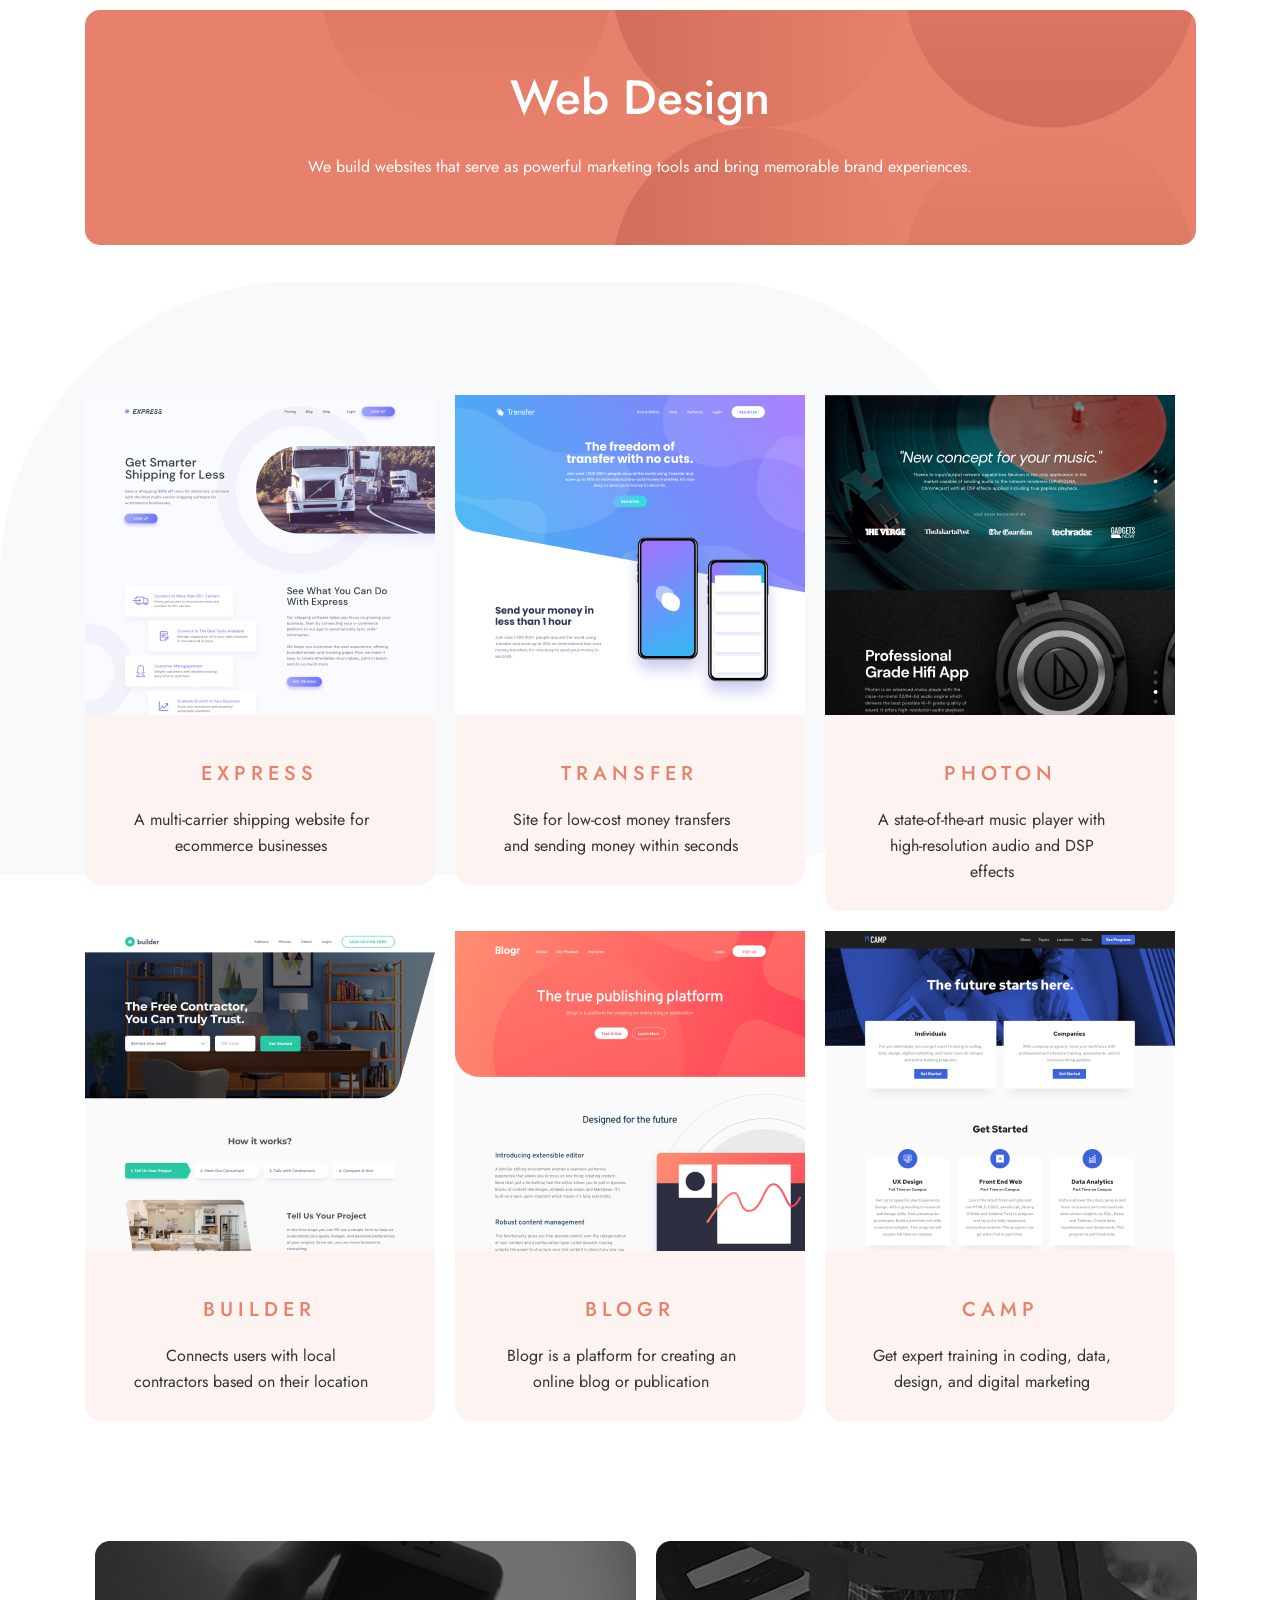
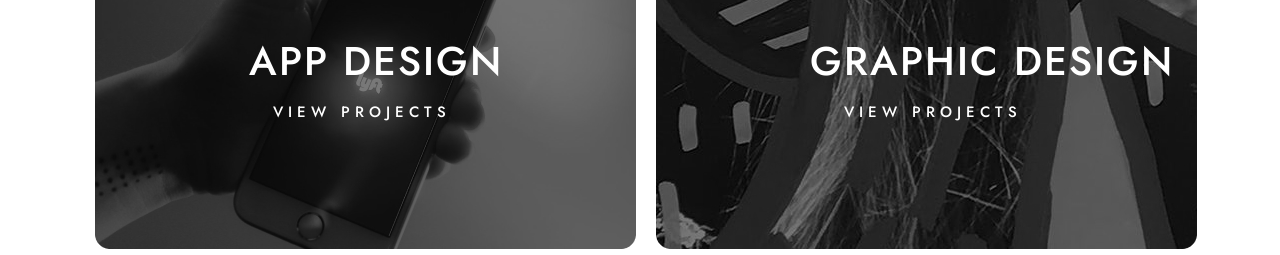
<file: index.html>
<!DOCTYPE html>
<html lang="en">

<head>
    <meta charset="UTF-8">
    <meta http-equiv="X-UA-Compatible" content="IE=edge">
    <meta name="viewport" content="width=device-width, initial-scale=1.0">
    <title>Web Designo</title>
    <link rel="shortcut icon" href="./img/Oval (1).svg" type="image/x-icon">
    <link rel="stylesheet" href="./css/main.css">
    <link rel="stylesheet" href="./css/responsive.css">
    <link rel="stylesheet" href="./css/fonts.css">

</head>

<body>

    <header id="mainHeader" class="main-header">
        <div class="container">
            <div class="row">
                <a href="#"> <img src="./img/Group 13.svg" alt="logo desingo"> </a>
                <button class="menu-toggle  open" onclick="openMenu()"> <img src="./img/menu.svg" alt="menu"> </button>
                <button class="menu-toggle  close" onclick="closeMenu()"> <img src="./img/close.svg" alt="menu-close">
                </button>
                <nav id="mainnav" class="nav-main">
                    <a class="nav-main__link" href="about.html">OUR COMPANY</a>
                    <a class="nav-main__link" href="location.html">LOCATIONS</a>
                    <a class="nav-main__link" href="contact.html">CONTACT</a>
                </nav>
            </div>
        </div>
    </header>
    <div class="container">
        <div class="page-title">
            <h1 class="page-title__heading"> Web Design</h1>
            <p class="page-title__text">We build websites that serve as powerful marketing tools
                and bring memorable brand experiences.</p>
        </div>
    </div>

    <section class="portfolio">
        <div class="container">
            <div class="row">
                <div class="column">
                    <div class="card">
                        <img src="./img/Express - Desktop.jpg" alt="portfolio" class="card__image">
                        <div class="card__content">
                            <h3 class="card__title"> EXPRESS</h3>
                            <p class="card__text">A multi-carrier shipping website for ecommerce businesses</p>
                        </div>
                    </div>
                </div>
                <div class="column">
                    <div class="card">
                        <img src="./img/Transfer - Desktop.jpg" alt="portfolio" class="card__image">
                        <div class="card__content">
                            <h3 class="card__title">TRANSFER</h3>
                            <p class="card__text">Site for low-cost money transfers and sending money within seconds</p>
                        </div>
                    </div>
                </div>
                <div class="column">
                    <div class="card">
                        <img src="./img/Photon - Desktop.jpg" alt="portfolio" class="card__image">
                        <div class="card__content">
                            <h3 class="card__title">PHOTON</h3>
                            <p class="card__text">A state-of-the-art music player with high-resolution audio and DSP
                                effects</p>
                        </div>
                    </div>
                </div>
                <div class="column">
                    <div class="card">
                        <img src="./img/Builder - Desktop.jpg" alt="portfolio" class="card__image">
                        <div class="card__content">
                            <h3 class="card__title"> BUILDER</h3>
                            <p class="card__text">Connects users with local contractors based on their location</p>
                        </div>
                    </div>
                </div>
                <div class="column">
                    <div class="card">
                        <img src="./img/Blogr - Desktop.jpg" alt="portfolio" class="card__image">
                        <div class="card__content">
                            <h3 class="card__title">BLOGR</h3>
                            <p class="card__text">Blogr is a platform for creating an online blog or publication</p>
                        </div>
                    </div>
                </div>
                <div class="column">
                    <div class="card">
                        <img src="./img/Camp - Desktop.jpg" alt="portfolio" class="card__image">
                        <div class="card__content">
                            <h3 class="card__title">CAMP</h3>
                            <p class="card__text">Get expert training in coding, data, design, and digital marketing</p>
                        </div>
                    </div>
                </div>
            </div>
        </div>
    </section>

    <div class="services">
        <div class="container">
            <div class="row">
                <div class="col-lg-6">
                    <a href="app-design.html" class="service">
                        <img src="./img/Bitmap (16).jpg" alt="app-design" class="service__image">
                        <span class="service__info">
                            <span class="service__title">App design</span>
                            <span class="service__text"> VIEW PROJECTS</span>
                        </span>
                    </a>
                </div>
                <div class="col-lg-6">
                    <a href="graphicdesign.html" class="service">
                        <img src="./img/Bitmap (17).jpg" alt="Graphic design" class="service__image">
                        <span class="service__info">
                            <span class="service__title"> Graphic design</span>
                            <span class="service__text">VIEW PROJECTS</span>
                        </span>
                    </a>
                </div>
            </div>
        </div>
    </div>
    <section class="big-footer">

        <article class="get-in">

            <div class="container">
                <div class="get-in-content">
                    <div class="row">

                        <div class="get-in-text">

                            <h2 class="get-in-title">Let’s talk about your project</h2>
                            <p class=" get-paragrah features-paragraf  ">Ready to take it to the next level? Contact us
                                today and find out
                                how our expertise can help
                                your business grow. </p>
                        </div>
                        <div class="get-btn">
                            <button class="btn " type="button">Get in touch</button>
                        </div>


                    </div>
                </div>
            </div>
        </article>
        <footer class="footer">
            <div class="container">
                <div class="footer-content">
                    <div class="row">
                        <div class="logo-footer">
                            <a href="#"> <img src="./img/Group 13 (1).svg" alt="logo"></a>
                        </div>
                        <div class="designo-links">
                            <a class="foot-link" href="about.html">OUR COMPANY</a>
                            <a class="foot-link" href="location.html">LOCATIONS</a>
                            <a class="foot-link" href="contact.html">CONTACT</a>

                        </div>
                    </div>
                </div>

                <address class="desingo-contacts">
                    <div class="row">

                        <address class="desingo-adress">
                            <p class="desingo-span"> Designo Central Office 3886 Wellington Street Toronto, Ontario M9C
                                3J5</p>
                        </address>

                        <address class="desingo-adress">
                            <p class="desingo-span"> Contact Us (Central Office) P:<a class="desingo-span"
                                    href="tel:+12538638967"> +1 253-863-8967</a>
                                <a class="desingo-span" href="mailto:contact@designo.co"> M:contact@designo.co </a>
                            </p>
                        </address>
                        <div class="footer-icons">
                            <a target="_blank" href="https://www.facebook.com"> <i class="icon-facebook"></i> </a>
                            <a target="_blank" href="https://publish.twitter.com"> <i class="icon-twitter"></i> </a>
                            <a target="_blank" href="https://youtube.com"> <i class="icon-youtube"></i> </a>
                            <a target="_blank" href="https://instagram.com"> <i class="icon-instagram"></i> </a>
                            <a target="_blank" href="https://pinterest.com"> <i class="icon-pinterest"></i> </a>
                        </div>

                    </div>
                </address>
            </div>

        </footer>
    </section>

    <script>
        const menu = document.getElementById('mainnav');
        const header = document.getElementById('mainHeader');

        function openMenu() {
            menu.style.display = 'block';
            header.classList = 'main-header on';
        }

        function closeMenu() {
            menu.style.display = 'none';
            header.classList = 'main-header';
        }
    </script>
</body>

</html>
</file>
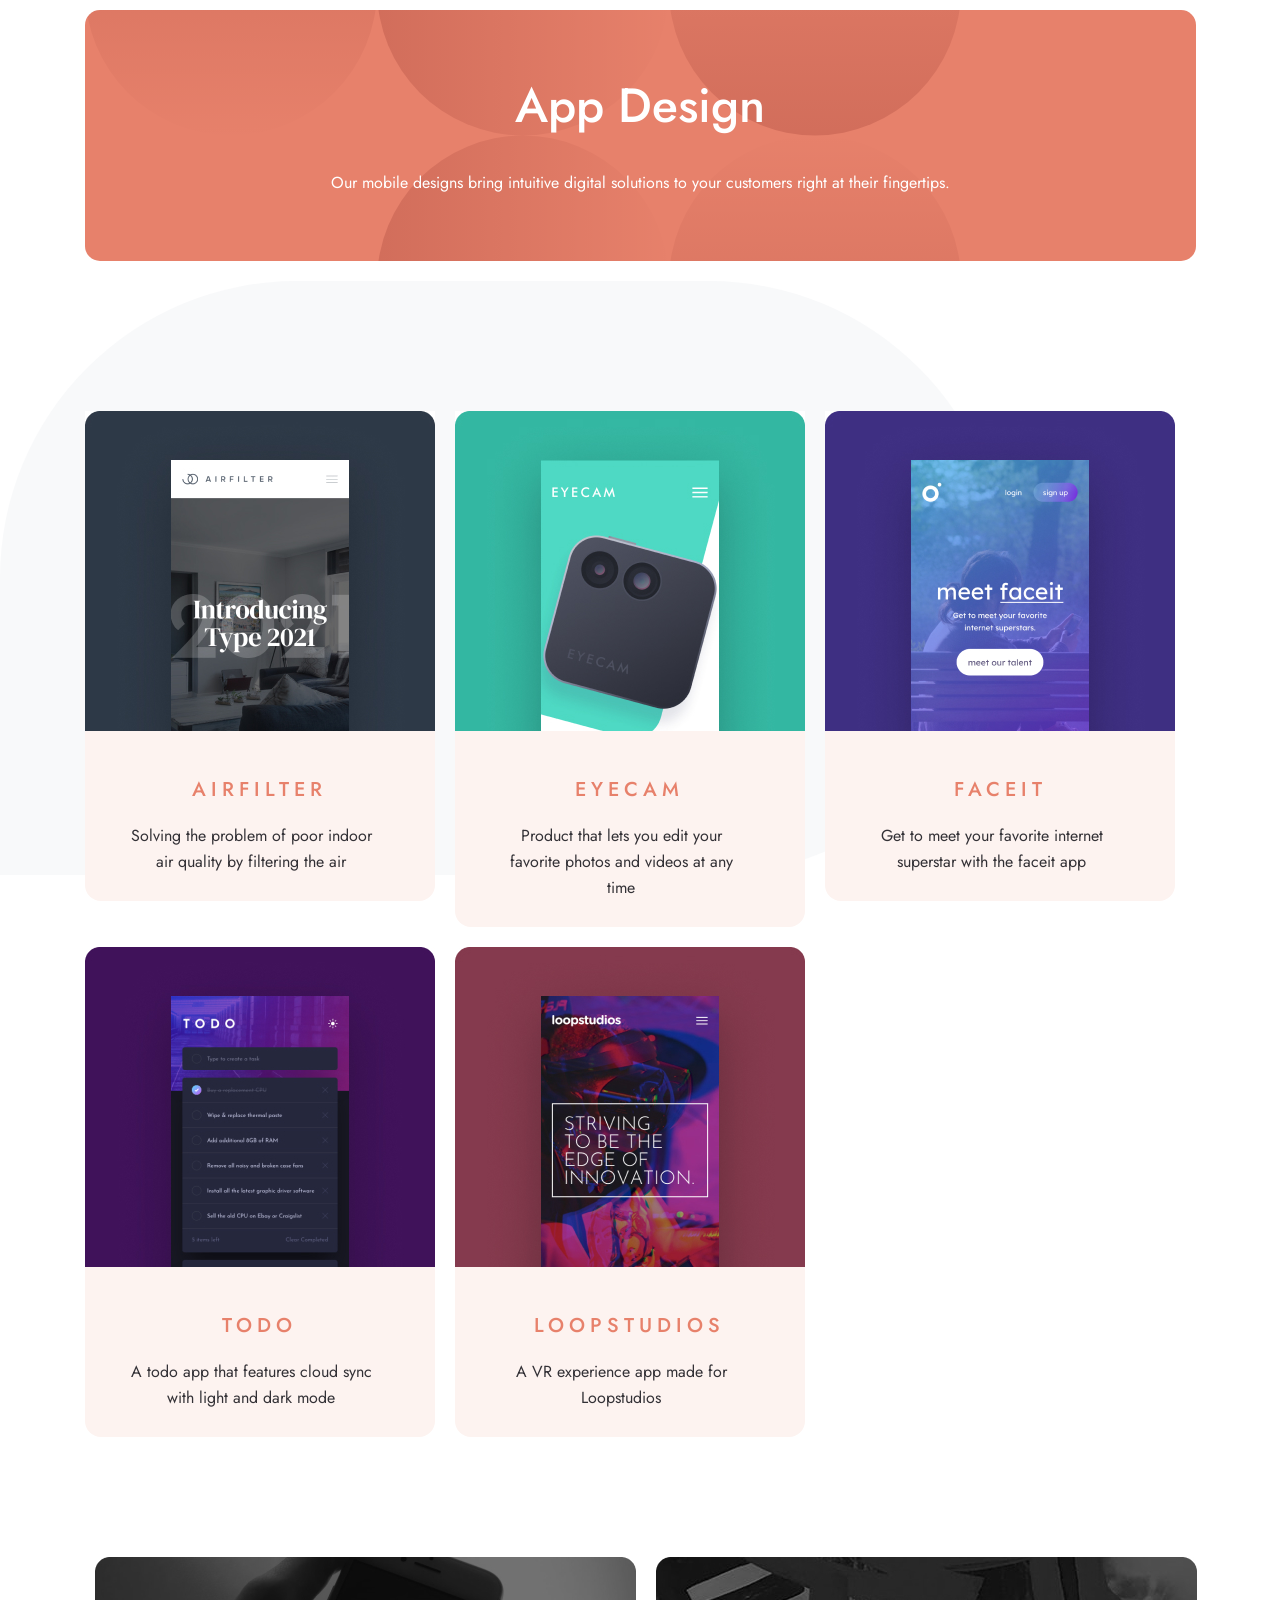
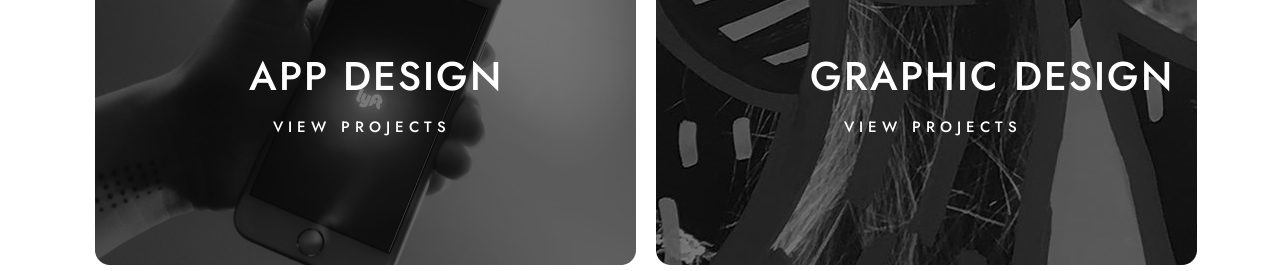
<file: app-design.html>
<!DOCTYPE html>
<html lang="en">

<head>
    <meta charset="UTF-8">
    <meta http-equiv="X-UA-Compatible" content="IE=edge">
    <meta name="viewport" content="width=device-width, initial-scale=1.0">
    <title>App Design</title>
    <link rel="shortcut icon" href="./img/Oval (1).svg" type="image/x-icon">
    <link rel="stylesheet" href="./css/main.css">
    <link rel="stylesheet" href="./css/responsive.css">
    <link rel="stylesheet" href="./css/fonts.css">
</head>

<body>
    <header id="mainHeader" class="main-header">
        <div class="container">
            <div class="row">
                <a href="#"> <img src="./img/Group 13.svg" alt="logo desingo"> </a>
                <button class="menu-toggle  open" onclick="openMenu()"> <img src="./img/menu.svg" alt="menu"> </button>
                <button class="menu-toggle  close" onclick="closeMenu()"> <img src="./img/close.svg" alt="menu-close">
                </button>
                <nav id="mainnav" class="nav-main">
                    <a class="nav-main__link" href="about.html">OUR COMPANY</a>
                    <a class="nav-main__link" href="location.html">LOCATIONS</a>
                    <a class="nav-main__link" href="contact.html">CONTACT</a>
                </nav>
            </div>
        </div>
    </header>
    <section>

        <div class="container">
            <div class="page-title page-title_app-page-title ">
                <h1 class="page-title__heading"> App Design</h1>
                <p class="page-title__text">Our mobile designs bring intuitive digital solutions
                    to your customers right at their fingertips.</p>

            </div>

        </div>

        <article class="portfolio">
            <div class="container">
                <div class="row">
                    <div class="column">
                        <div class="card">
                            <img src="./img/app desing.jpg" alt="portfolio" class="card__image">
                            <div class="card__content">
                                <h3 class="card__title"> AIRFILTER</h3>
                                <p class="card__text">Solving the problem of poor indoor air quality by filtering the
                                    air</p>
                            </div>
                        </div>
                    </div>
                    <div class="column">
                        <div class="card">
                            <img src="./img/Express - Desktop (1).jpg" alt="portfolio" class="card__image">
                            <div class="card__content">
                                <h3 class="card__title"> EYECAM</h3>
                                <p class="card__text">Product that lets you edit your favorite photos and videos at any
                                    time</p>
                            </div>
                        </div>
                    </div>
                    <div class="column">
                        <div class="card">
                            <img src="./img/Express - Desktop (2).jpg" alt="portfolio" class="card__image">
                            <div class="card__content">
                                <h3 class="card__title"> FACEIT</h3>
                                <p class="card__text">Get to meet your favorite internet superstar with the faceit app
                                </p>
                            </div>
                        </div>
                    </div>
                    <div class="column">
                        <div class="card">
                            <img src="./img/Express - Desktop (3).jpg" alt="portfolio" class="card__image">
                            <div class="card__content">
                                <h3 class="card__title"> TODO</h3>
                                <p class="card__text">A todo app that features cloud sync with light and dark mode</p>
                            </div>
                        </div>
                    </div>
                    <div class="column">
                        <div class="card">
                            <img src="./img/Express - Desktop (4).jpg" alt="portfolio" class="card__image">
                            <div class="card__content">
                                <h3 class="card__title"> LOOPSTUDIOS</h3>
                                <p class="card__text">A VR experience app made for Loopstudios</p>
                            </div>
                        </div>
                    </div>
                </div>
            </div>
        </article>
        <div class="services">
            <div class="container">
                <div class="row">
                    <div class="col-lg-6">
                        <a href="app-design.html" class="service">
                            <img src="./img/Bitmap (16).jpg" alt="app-design" class="service__image">
                            <span class="service__info">
                                <span class="service__title">App design</span>
                                <span class="service__text"> VIEW PROJECTS</span>
                            </span>
                        </a>
                    </div>
                    <div class="col-lg-6">
                        <a href="graphicdesign.html" class="service">
                            <img src="./img/Bitmap (17).jpg" alt="Graphic design" class="service__image">
                            <span class="service__info">
                                <span class="service__title"> Graphic design</span>
                                <span class="service__text">VIEW PROJECTS</span>
                            </span>
                        </a>
                    </div>
                </div>
            </div>
        </div>
    </section>

    <section class="big-footer">

        <article class="get-in">

            <div class="container">
                <div class="get-in-content">
                    <div class="row">

                        <div class="get-in-text">

                            <h2 class="get-in-title">Let’s talk about your project</h2>
                            <p class=" get-paragrah features-paragraf  ">Ready to take it to the next level? Contact us
                                today and find out
                                how our expertise can help
                                your business grow. </p>
                        </div>
                        <div class="get-btn">
                            <button class="btn " type="button">Get in touch</button>
                        </div>


                    </div>
                </div>
            </div>
        </article>
        <footer class="footer">
            <div class="container">
                <div class="footer-content">
                    <div class="row">
                        <div class="logo-footer">
                            <a href="#"> <img src="./img/Group 13 (1).svg" alt="logo"></a>
                        </div>
                        <div class="designo-links">
                            <a class="foot-link" href="about.html">OUR COMPANY</a>
                            <a class="foot-link" href="location.html">LOCATIONS</a>
                            <a class="foot-link" href="contact.html">CONTACT</a>

                        </div>
                    </div>
                </div>

                <address class="desingo-contacts">
                    <div class="row">

                        <address class="desingo-adress">
                            <p class="desingo-span"> Designo Central Office 3886 Wellington Street Toronto, Ontario M9C
                                3J5</p>
                        </address>

                        <address class="desingo-adress">
                            <p class="desingo-span"> Contact Us (Central Office) P:<a class="desingo-span"
                                    href="tel:+12538638967"> +1 253-863-8967</a>
                                <a class="desingo-span" href="mailto:contact@designo.co"> M:contact@designo.co </a>
                            </p>
                        </address>
                        <div class="footer-icons">
                            <a target="_blank" href="https://www.facebook.com"> <i class="icon-facebook"></i> </a>
                            <a target="_blank" href="https://publish.twitter.com"> <i class="icon-twitter"></i> </a>
                            <a target="_blank" href="https://youtube.com"> <i class="icon-youtube"></i> </a>
                            <a target="_blank" href="https://instagram.com"> <i class="icon-instagram"></i> </a>
                            <a target="_blank" href="https://pinterest.com"> <i class="icon-pinterest"></i> </a>
                        </div>

                    </div>
                </address>
            </div>

        </footer>
    </section>

    <script>
        const menu = document.getElementById('mainnav');
        const header = document.getElementById('mainHeader');

        function openMenu() {
            menu.style.display = 'block';
            header.classList = 'main-header on';
        }

        function closeMenu() {
            menu.style.display = 'none';
            header.classList = 'main-header';
        }
    </script>
</body>

</html>
</file>
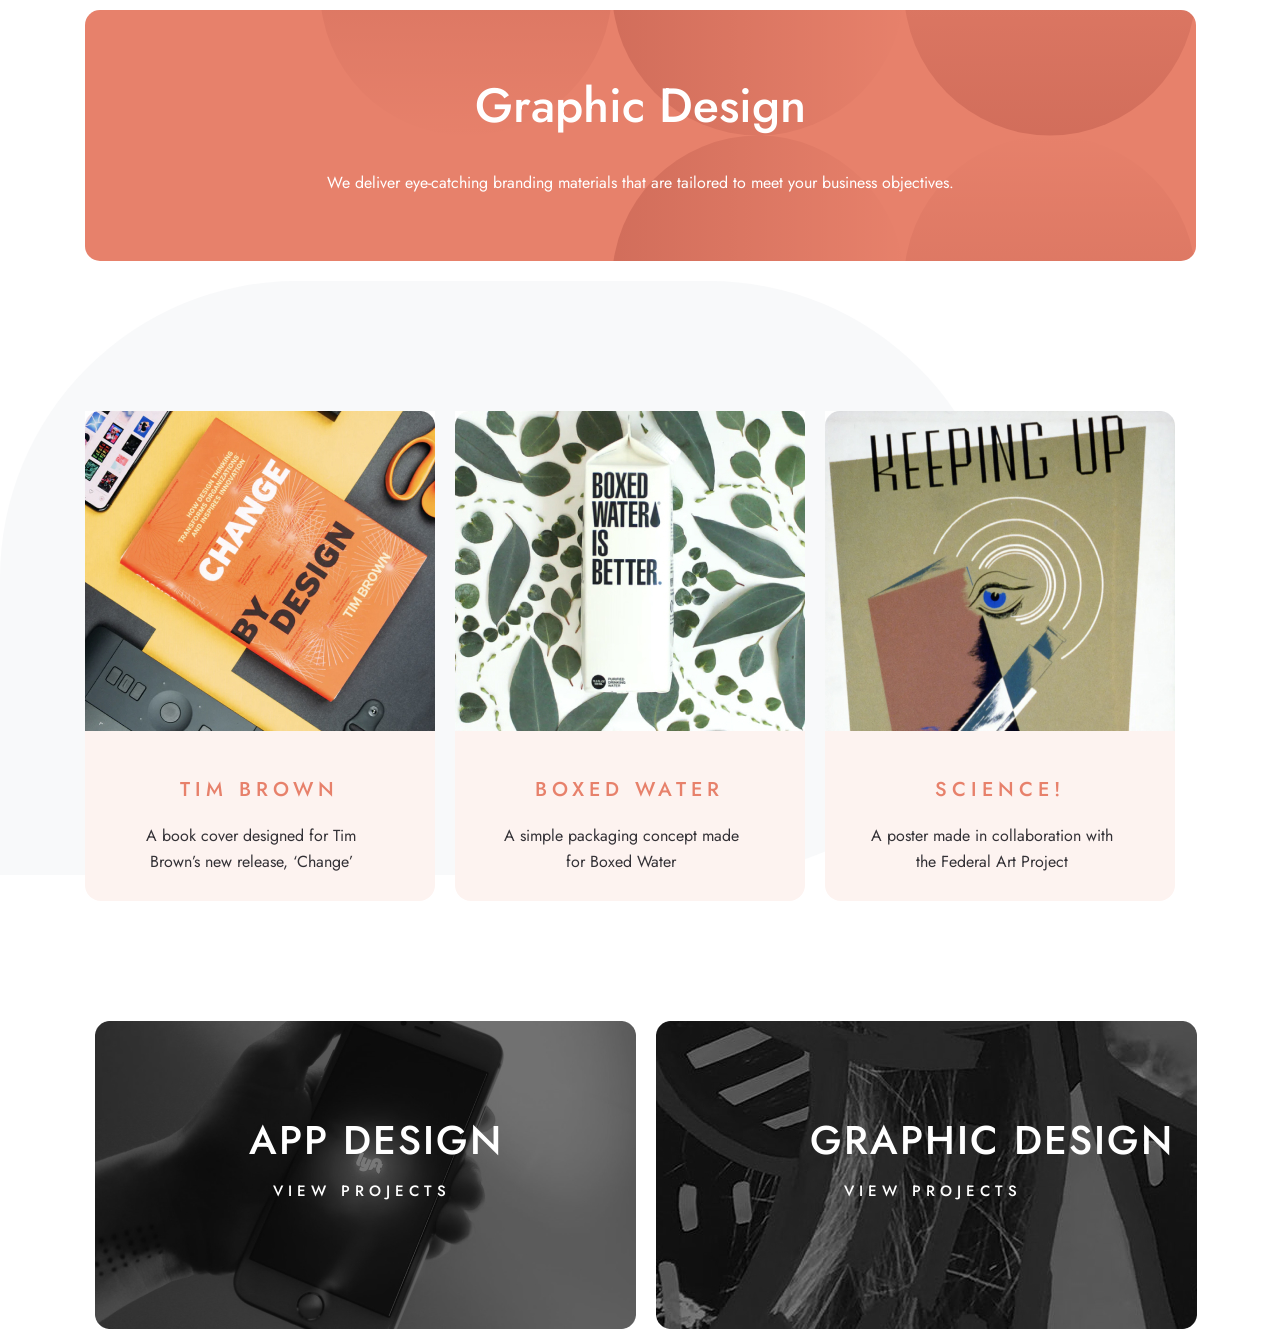
<file: graphicdesign.html>
<!DOCTYPE html>
<html lang="en">

<head>
    <meta charset="UTF-8">
    <meta http-equiv="X-UA-Compatible" content="IE=edge">
    <meta name="viewport" content="width=device-width, initial-scale=1.0">
    <title>Graphic Design</title>
    <link rel="shortcut icon" href="./img/Oval (1).svg" type="image/x-icon">
    <link rel="stylesheet" href="./css/main.css">
    <link rel="stylesheet" href="./css/responsive.css">
    <link rel="stylesheet" href="./css/fonts.css">
</head>

<body>
    <header id="mainHeader" class="main-header">
        <div class="container">
            <div class="row">
                <a href="#"> <img src="./img/Group 13.svg" alt="logo desingo"> </a>
                <button class="menu-toggle  open" onclick="openMenu()"> <img src="./img/menu.svg" alt="menu"> </button>
                <button class="menu-toggle  close" onclick="closeMenu()"> <img src="./img/close.svg" alt="menu-close">
                </button>
                <nav id="mainnav" class="nav-main">
                    <a class="nav-main__link" href="about.html">OUR COMPANY</a>
                    <a class="nav-main__link" href="location.html">LOCATIONS</a>
                    <a class="nav-main__link" href="contact.html">CONTACT</a>
                </nav>
            </div>
        </div>
    </header>

    <section>
        <div class="container">
            <div class="page-title">
                <h1 class="page-title__heading"> Graphic Design</h1>
                <p class="page-title__text">We deliver eye-catching branding materials that are
                    tailored to meet your business objectives.</p>
            </div>
        </div>
        <article class="portfolio">
            <div class="container">
                <div class="row">
                    <div class="column">
                        <div class="card">
                            <img src="./img/graphic1.jpg" alt="portfolio" class="card__image">
                            <div class="card__content">
                                <h3 class="card__title">TIM BROWN</h3>
                                <p class="card__text">A book cover designed for Tim Brown’s new release, ‘Change’</p>
                            </div>
                        </div>
                    </div>
                    <div class="column">
                        <div class="card">
                            <img src="./img/graphic2.jpg" alt="portfolio" class="card__image">
                            <div class="card__content">
                                <h3 class="card__title">BOXED WATER</h3>
                                <p class="card__text">A simple packaging concept made for Boxed Water</p>
                            </div>
                        </div>
                    </div>
                    <div class="column">
                        <div class="card">
                            <img src="./img/graphic3.jpg" alt="portfolio" class="card__image">
                            <div class="card__content">
                                <h3 class="card__title">SCIENCE!</h3>
                                <p class="card__text">A poster made in collaboration with the Federal Art Project</p>
                            </div>
                        </div>
                    </div>
                </div>
            </div>

        </article>
        <div class="services">
            <div class="container">
                <div class="row">
                    <div class="col-lg-6">
                        <a href="app-design.html" class="service">
                            <img src="./img/Bitmap (16).jpg" alt="app-design" class="service__image">
                            <span class="service__info">
                                <span class="service__title">App design</span>
                                <span class="service__text"> VIEW PROJECTS</span>
                            </span>
                        </a>
                    </div>
                    <div class="col-lg-6">
                        <a href="graphicdesign.html" class="service">
                            <img src="./img/Bitmap (17).jpg" alt="Graphic design" class="service__image">
                            <span class="service__info">
                                <span class="service__title"> Graphic design</span>
                                <span class="service__text">VIEW PROJECTS</span>
                            </span>
                        </a>
                    </div>
                </div>
            </div>
        </div>
    </section>

    <section class="big-footer">

        <article class="get-in">

            <div class="container">
                <div class="get-in-content">
                    <div class="row">

                        <div class="get-in-text">

                            <h2 class="get-in-title">Let’s talk about your project</h2>
                            <p class=" get-paragrah features-paragraf  ">Ready to take it to the next level? Contact us
                                today and find out
                                how our expertise can help
                                your business grow. </p>
                        </div>
                        <div class="get-btn">
                            <button class="btn " type="button">Get in touch</button>
                        </div>


                    </div>
                </div>
            </div>
        </article>
        <footer class="footer">
            <div class="container">
                <div class="footer-content">
                    <div class="row">
                        <div class="logo-footer">
                            <a href="#"> <img src="./img/Group 13 (1).svg" alt="logo"></a>
                        </div>
                        <div class="designo-links">
                            <a class="foot-link" href="about.html">OUR COMPANY</a>
                            <a class="foot-link" href="location.html">LOCATIONS</a>
                            <a class="foot-link" href="contact.html">CONTACT</a>

                        </div>
                    </div>
                </div>

                <address class="desingo-contacts">
                    <div class="row">

                        <address class="desingo-adress">
                            <p class="desingo-span"> Designo Central Office 3886 Wellington Street Toronto, Ontario M9C
                                3J5</p>
                        </address>

                        <address class="desingo-adress">
                            <p class="desingo-span"> Contact Us (Central Office) P:<a class="desingo-span"
                                    href="tel:+12538638967"> +1 253-863-8967</a>
                                <a class="desingo-span" href="mailto:contact@designo.co"> M:contact@designo.co </a>
                            </p>
                        </address>
                        <div class="footer-icons">
                            <a target="_blank" href="https://www.facebook.com"> <i class="icon-facebook"></i> </a>
                            <a target="_blank" href="https://publish.twitter.com"> <i class="icon-twitter"></i> </a>
                            <a target="_blank" href="https://youtube.com"> <i class="icon-youtube"></i> </a>
                            <a target="_blank" href="https://instagram.com"> <i class="icon-instagram"></i> </a>
                            <a target="_blank" href="https://pinterest.com"> <i class="icon-pinterest"></i> </a>
                        </div>

                    </div>
                </address>
            </div>

        </footer>
    </section>

    <script>
        const menu = document.getElementById('mainnav');
        const header = document.getElementById('mainHeader');

        function openMenu() {
            menu.style.display = 'block';
            header.classList = 'main-header on';
        }

        function closeMenu() {
            menu.style.display = 'none';
            header.classList = 'main-header';
        }
    </script>
</body>

</html>
</file>
<file: css/main.css>
@import url('https://fonts.googleapis.com/css2?family=Jost:wght@400;500&display=swap');

body{
    font-family: 'Jost', sans-serif;
    margin: 0;
}
.row{
    display: flex;
}
.container{
    max-width: 1111px;
    margin: 0 auto;
}

.main-header{
    display: none;
}
.big-footer{
    display: none;
}
.main-header .row {
   justify-content: space-between;
   align-items: center;
}
.nav-main:nth-child(1){
    margin-left: 15px;
}
.nav-main__link{
    text-decoration: none;
    font-size: 14px;
    line-height: 14px;
    letter-spacing: 2px;
    color: #333136;
}
.page-title {
   background-image: url(../img/Group\ 5.svg);
   background-color: #E7816B;
   background-position: right;
   background-repeat: no-repeat;
   border-radius: 15px;
   padding: 32px 0 49px 0 ;
   margin: 10px 0;
   text-align: center;
}
.page-title::after{
    content: '';
    position: absolute;
    background: #F1F3F5;
    mix-blend-mode: normal;
    opacity: 0.5;
    border-radius: 297px 297px 297px 0px;
    width: 1006px;
    height: 594px;
    left: 0px;
    top: 281px;
}
.page-title__heading {
    font-weight: 500;
    font-size: 48px;
    line-height: 48px;
    color: #FFFFFF;
}

.page-title__text {
    font-size: 16px;
    line-height: 26px;
    color: #FFFFFF;
}

.portfolio {
    margin-top: 150px;
    position: relative;
}

.portfolio  .row {
    display: grid;
}
.column{
   display: grid;
   gap:20px 15px;
}
.column:nth-child(1){
    grid-row: 1 / 2;
    grid-column: 1 / 2;
}
.column:nth-child(2){
    grid-row: 1 / 2;
    grid-column: 2 / 3; 
}
.column:nth-child(3){
    grid-row: 1 / 2;
    grid-column: 3 / 4; 
}
.card__content:hover {
  background-color:#E7816B;
  color:#FFFFFF;
  cursor: pointer;
}/*
.card__image {}*/

.card__content {
    width: 350px; 
    background: #FDF3F0;
    margin-top: -6px;
    padding: 26px 0;
    border-bottom-right-radius: 16px;
    border-bottom-left-radius:16px ;
    margin-bottom: 20px;
}

.card__title {
    font-weight: 500;
    font-size: 20px;
    line-height: 26px;
    text-align: center;
    letter-spacing: 5px;
    color: #E7816B;
}
.card__title:hover{
    color:#FFFFFF;
}

.card__text {
    width: 70%;
    text-align: center;
    font-size: 16px;
    line-height: 26px;
    margin: 0 44px;
    color: #333136;
}
.card__text:hover{
    color:#FFFFFF; 
}
.services{
    margin-top: 100px;
    
}
.service {
    position: relative;
}

.service__image {
    margin: 0 10px;
}

.service__info {
    position: absolute;
    left: 29.39%;
    top: calc(50% - 48px/2 - 183px);
    text-transform: uppercase;
}

.service__title {
    font-weight: 500;
    font-size: 40px;
    line-height: 48px;
    text-align: center;
    letter-spacing: 2px;
    color: #FFFFFF;
}

.service__text {
    font-weight: 500;
    font-size: 15px;
    line-height: 22px;
    letter-spacing: 5px;
    text-transform: uppercase;
    color: #FFFFFF;
    position: absolute;
    left: 9.36%;
    top: calc(50% - 48px/2 - -64px);
}
/*==========*/
.page-title_app-page-title{
    background-position: left;
}
.get-in {
    width: 85%;
    position: absolute;
    top: -232px;
    left: 100px;
}
.get-in-content {
   background-image: url(../img/Group\ 28\ \(1\).jpg);
    background-position: center ;
    background-size: cover;
    background-repeat: no-repeat;
    border-radius: 15px;
    width: 100%;
    padding: 50px 0;
}

.get-in-content .row {
    flex-direction: row;
    justify-content: space-around;
    align-items: center;
}

.get-in-text {
    width: 60%;
}

.get-in-title {
    width: 42%;
    font-weight: 500;
    font-size: 40px;
    line-height: 40px;
    color: #FFFFFF;
}

.get-paragrah {
    width: 67%;
    text-align: left;
    color: #fff;
}
/*=========================
    footer
===========================*/
.footer {
    width: 100%;
}

.footer {
    background-color: #1D1C1E;
    padding: 100px 0px 0px 0px;
}
.footer-content{
    border-bottom: 2px solid grey;
    padding:0 0 30px 0;
}
.footer .row {
    flex-direction: row;
    justify-content: space-between;
    align-items: center;
}
.foot-link {
    font-size: 14px;
    line-height: 14px;
    letter-spacing: 2px;
    color: #fff;
    margin: 0 15px;
    display: inline-block;
    transition: 0.5s ease-in-out;
}
.desingo-contacts{
    padding: 20px 0;
}
.desingo-adress {
    width: 18%;
    color: #fff;
}

.footer-icons {
    margin-bottom: -48px;
}

.desingo-span {
    font-weight: bold;
    font-size: 16px;
    line-height: 26px;
    color: gray;
}

.big-footer {
    position: relative;
    margin-top: 267px;
}
</file>
<file: css/responsive.css>
@media(max-width:991px) {
    .container {
        margin: 0 10px;
    }

    .main-header {
        display: block;
        margin: 18px 16px;
    }

    .page-title::after {
        display: none;
    }

    .page-title__text {
        width: 42%;
        margin: 0 auto;
    }

    .nav-main {
        display: block;
        display: flex;
        justify-content: space-between;
    }

    .nav-main__link:nth-child(1) {
        margin-right: 49px;
    }

    .nav-main__link:nth-child(2) {
        margin-right: 84px;
    }

    .menu-toggle {
        display: none;
    }

    .page-title::after {
        width: 950px;
    }

    .portfolio .row {
        display: flex;
        flex-wrap: wrap;
    }

    .column {
        width: 100%;
    }

    .services .row {
        flex-direction: column;
    }

    .service__image {
        width: 927px;
        object-fit: fill;
        object-position: center;
    }

    .service__info {
        top: calc(50% - 48px/2 - 143px);
        left: 35.39%;
    }

    .card {
        display: flex;
        flex-direction: row;
        align-self: center;
        align-content: center;
    }

    .card__image {
        width: 50%;
    }

    .card__content {
        width: 50%;
    }

    .card__title {
        margin: 138px 0 12px 0;
    }

    .card__text {
        width: 67%;
        margin: 0 67px;
        padding: 0 0 100px 0;
    }

    .big-footer {
        display: block;
        position: relative;
        margin-top: 359px;
    }

    .get-in {
        width: 98%;
        position: absolute;
        top: -305px;
        left: 16px;
    }

    .get-in-text {
        text-align: center;
        width: 74%;
        margin: 0 auto;
    }

    .get-in-content .row {
        flex-direction: column;
    }

    .get-in-title {
        margin: 10px auto 30px;
    }

    .btn {
        background: #FFFFFF;
        border-radius: 8px;
        letter-spacing: 1px;
        text-transform: uppercase;
        color: #333136;
        padding: 19px;
        border: none;
        outline: none;
        margin-top: 40px;
    }

    a {
        text-decoration: none;
    }

    .get-paragrah {
        margin: 0 auto;
        text-align: center;
    }
}

@media(max-width:767px) {
    .service__image {
        width: 100%;
        margin: 0;
    }

    .nav-main {
        display: none;
        position: absolute;
        top: 14%;
        left: 24px;
        right: 24px;
        margin-top: 24px;
        padding: 15px;
        background-color:  #1D1C1E;
        border-radius: 4px;
        z-index: 1;
    }
    .main-header.on:after {
        content: '';
        position: absolute;
        left: 0;
        right: 0;
        top: 16%;
        height: 600px;
        background: linear-gradient(180deg, #01020a 0%, rgba(0, 0, 0, 0) 100%);
    }
    
    .main-header .menu-toggle.open {
        display: block;
    }
    .main-header .menu-toggle.close {
        display: none;
    }
    .main-header.on .menu-toggle.open {
        display: none;
    }
    .main-header.on .menu-toggle.close {
        display: block;
    }
    .nav-main__link {
        display: block;
        font-size: 18px;
        padding: 15px 0;
        color: #FFFFFF;
    }
    .nav-main-link:after {
        bottom: 0;
        width: 50px;
        left: 50%;
        margin-left: -25px;
    }
    .menu-toggle {
        display: block;
        border: none;
        background: transparent;
    }
.menu-toggle{
    display: block;
}
.page-title{
    padding: 166px 0;
    background-image: url(../img/Oval\ \(2\).svg);
    background-position: center;
}
.card{
    flex-direction: column;
}
.card__image {
    width: 100%;
}
.card__content {
    width: 100%;
    padding: 40px 0;
}
.card__text {
    width: 44%;
    margin: 0 auto;
    padding: 0;
}
.card__title {
     margin: 0; 
}
.get-in-title {
    width: 61%;
}
.get-paragrah {
    width: 62%;
}
.footer .row{
    flex-direction: column;
}
.desingo-adress {
    width: 27%;
}
.designo-links{
    display: flex;
    flex-direction: column;
}
.foot-link:nth-child(1){
    margin: 60px 0 15px 0;
}
.foot-link:nth-child(2){
    margin: 15px 0;
}
.foot-link:nth-child(3){
    margin: 15px 0;
}
.logo-footer{
    border-bottom: 2px solid  grey;
    width: 90%;
    text-align: center;
    padding: 40px 0 30px 0;
}
.footer-content{
    border-bottom: none;
}
.footer-icons {
    margin-bottom: 0;
}
.desingo-contacts {
    padding: 0 0 20px 0;
}
}

@media(max-width:565px){
    .service__image {
        width: 100%;
    }
    .service__info{
        left: 28.39%;
    }
    .service__title{
        font-size: 30px;
    }
    .get-in-title {
        width: 78%;
    }
    .get-paragrah {
        width: 75%;
    }
        
}
@media(max-width:480px){
    .service__image {
        width: 100%;
        margin: 0 ;
    }
    .get-in{
        left: 6px;
    }
}
</file>
<file: css/fonts.css>
@font-face {
  font-family: 'icomoon';
  src:  url('../fonts/icomoon.eot?wbki02');
  src:  url('../fonts/icomoon.eot?wbki02#iefix') format('embedded-opentype'),
    url('../fonts/icomoon.ttf?wbki02') format('truetype'),
    url('../fonts/icomoon.woff?wbki02') format('woff'),
    url('../fonts/icomoon.svg?wbki02#icomoon') format('svg');
  font-weight: normal;
  font-style: normal;
  font-display: block;
}

[class^="icon-"], [class*=" icon-"] {
  /* use !important to prevent issues with browser extensions that change fonts */
  font-family: 'icomoon' !important;
  speak: never;
  font-style: normal;
  font-weight: normal;
  font-variant: normal;
  text-transform: none;
  line-height: 1;

  /* Better Font Rendering =========== */
  -webkit-font-smoothing: antialiased;
  -moz-osx-font-smoothing: grayscale;
}

.icon-facebook:before {
  content: "\e900";
  color: #E7816B;
  font-size: 25px;
  margin-right: 10px ;
}
.icon-pinterest:before {
  content: "\e901";
  color: #E7816B;
  font-size: 25px;
  margin-right: 10px ;
}
.icon-twitter:before {
  content: "\e902";
  color: #E7816B;
  font-size: 25px;
  margin-right: 10px ;
}
.icon-youtube:before {
  content: "\e903";
  color: #E7816B;
  font-size: 25px;
  margin-right: 10px ;
}
.icon-instagram:before {
  content: "\e90a";
  color: #E7816B;
  font-size: 25px;
  margin-right: 10px ;
}
</file>
